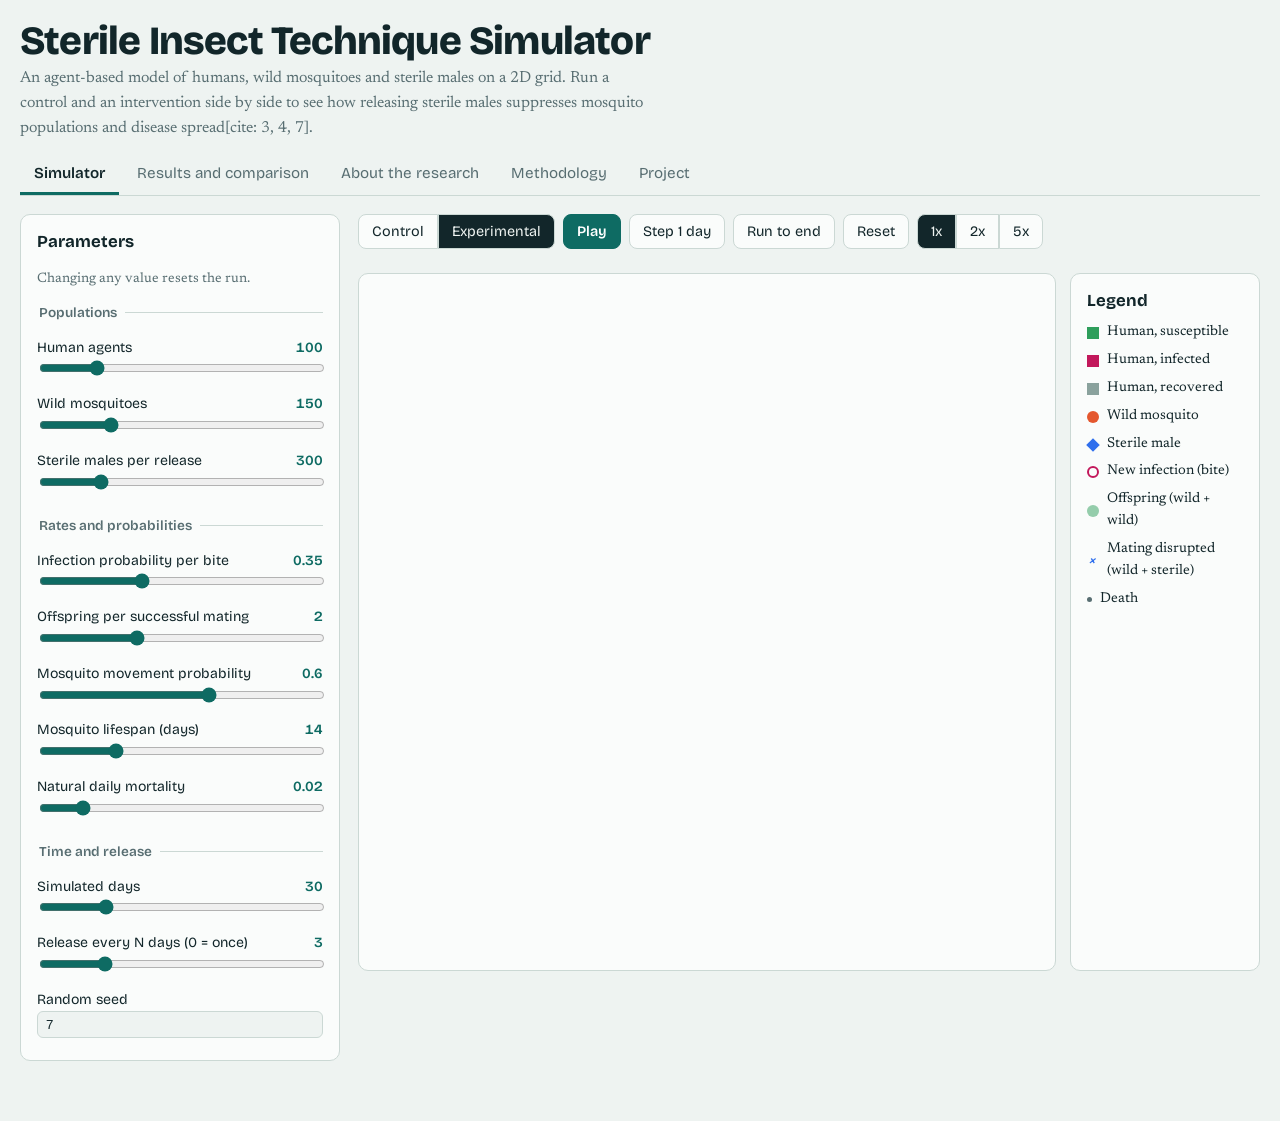
<file: index.html>
<!DOCTYPE html>
<html lang="en">
<head>
  <meta charset="utf-8">
  <meta name="viewport" content="width=device-width, initial-scale=1, viewport-fit=cover">
  <title>SIT Simulator – Sterile Insect Technique Agent-Based Model</title>
  <link rel="stylesheet" href="https://fonts.googleapis.com/css2?family=Bricolage+Grotesque:wght@400;600;800&family=Newsreader:ital,wght@0,400;0,600;1,400&display=swap">
  <link rel="stylesheet" href="style.css">
</head>
<body>

  <header>
    <h1>Sterile Insect Technique Simulator</h1>
    <p class="sub">
      An agent-based model of humans, wild mosquitoes and sterile males on a 2D grid. Run a control and an intervention side by side to see how releasing sterile males suppresses mosquito populations and disease spread[cite: 3, 4, 7].
    </p>
    <nav role="tablist" id="tabs"></nav>
  </header>

  <main>
    <!-- SIMULATOR VIEW -->
    <section id="sim">
      <div class="layout">
        <div class="card" id="ctl">
          <h2>Parameters</h2>
          <p class="note">Changing any value resets the run.</p>
        </div>

        <div>
          <div class="bar ui">
            <span class="seg" role="group" aria-label="Scenario shown on grid">
              <button class="btn" id="vctl" aria-pressed="false">Control</button>
              <button class="btn" id="vexp" aria-pressed="true">Experimental</button>
            </span>
            <button class="btn pri" id="play">Play</button>
            <button class="btn" id="stepb">Step 1 day</button>
            <button class="btn" id="runall">Run to end</button>
            <button class="btn" id="resetb">Reset</button>
            <span class="seg" role="group" aria-label="Speed">
              <button class="btn" data-sp="1" aria-pressed="true">1x</button>
              <button class="btn" data-sp="2" aria-pressed="false">2x</button>
              <button class="btn" data-sp="5" aria-pressed="false">5x</button>
            </span>
          </div>

          <div class="metrics" id="metrics"></div>

          <div class="stage">
            <canvas class="grid" id="cv" width="640" height="640" role="img" aria-label="Simulation grid"></canvas>
            
            <div class="card">
              <h3>Legend</h3>
              <ul class="legend">
                <li><i class="dot" style="background:var(--hs)"></i>Human, susceptible</li>
                <li><i class="dot" style="background:var(--hi)"></i>Human, infected</li>
                <li><i class="dot" style="background:var(--hr)"></i>Human, recovered</li>
                <li><i class="dot" style="background:var(--wild); border-radius:50%"></i>Wild mosquito</li>
                <li><i class="dot" style="background:var(--ster); transform:rotate(45deg) scale(.8)"></i>Sterile male</li>
                <li><i class="dot" style="border:2px solid var(--hi); border-radius:50%"></i>New infection (bite)</li>
                <li><i class="dot" style="background:var(--hs); border-radius:50%; opacity:.5"></i>Offspring (wild + wild)</li>
                <li><i class="dot" style="color:var(--ster); font-weight:800; line-height:12px; text-align:center">×</i>Mating disrupted (wild + sterile)</li>
                <li><i class="dot" style="background:var(--mute); width:5px; height:5px; border-radius:50%"></i>Death</li>
              </ul>
              <p class="note" id="evsum"></p>
            </div>
          </div>
        </div>
      </div>
    </section>

    <!-- RESULTS VIEW -->
    <section id="res" hidden>
      <div class="card sev" id="sev"></div>
      
      <div class="bar ui" style="margin-top: 14px">
        <button class="btn" id="savebtn">Save this run for comparison</button>
        <button class="btn" id="csvbtn">Export CSV</button>
        <button class="btn" id="clrbtn">Clear saved runs</button>
        <span class="note">PNG export is on each chart.</span>
      </div>

      <div class="charts" id="charts"></div>

      <div class="card" style="margin-top: 14px">
        <h3>Saved runs</h3>
        <div class="tw" id="saved">
          <p class="note">No saved runs yet. Finish a run, then save it to compare different release settings.</p>
        </div>
      </div>
    </section>

    <!-- ABOUT VIEW -->
    <section id="about" hidden>
      <div class="prose">
        <h2>About the research</h2>
        <p>Mosquitoes spread dengue, Zika and malaria[cite: 2]. Because vaccines and treatments are limited for some of these diseases, controlling the vector is a main line of defence[cite: 2]. Insecticides work, but resistance builds up and non-target species suffer[cite: 2].</p>
        <p>The <b>Sterile Insect Technique (SIT)</b> takes a different route[cite: 2]. Male mosquitoes are reared in large numbers and sterilised, usually by radiation[cite: 2]. They are released into the wild population, where they compete for mates[cite: 2]. A wild female that mates with a sterile male lays no viable eggs[cite: 2]. Each release therefore cuts the next generation, and repeated releases can drive the population down[cite: 2].</p>
        <p>Males do not bite, so released sterile males add no disease risk[cite: 2]. SIT is also species-specific: it only affects the species that was released[cite: 2, 3].</p>
        <p>Field trials are slow and costly. This simulator lets researchers test release sizes and intervals on a virtual neighbourhood before committing resources[cite: 3, 4, 11]. It is a simplified teaching and research model, not a forecast for any real location[cite: 1, 4].</p>
      </div>
    </section>

    <!-- METHODOLOGY VIEW -->
    <section id="method" hidden>
      <div class="prose">
        <h2>Methodology and flowchart</h2>
        <p>Each simulated day runs through the same seven phases[cite: 7]. Select a phase to read what the model does in it[cite: 6, 7].</p>
      </div>
      <div class="flow" id="flow"></div>
      <div class="card prose" id="phase"></div>
    </section>

    <!-- PROJECT VIEW -->
    <section id="proj" hidden>
      <div class="two">
        <div class="card">
          <h3>Research team</h3>
          <ul id="team"></ul>
        </div>
        <div class="card">
          <h3>Adviser and institution</h3>
          <p id="adv"></p>
        </div>
      </div>
    </section>
  </main>

  <dialog id="dlg">
    <h3 id="dt"></h3>
    <div id="db"></div>
    <p style="text-align: right">
      <button class="btn" id="dcopy">Copy</button> 
      <button class="btn pri" id="dclose">Close</button>
    </p>
  </dialog>

  <script src="script.js" defer></script>
</body>
</html>
</file>
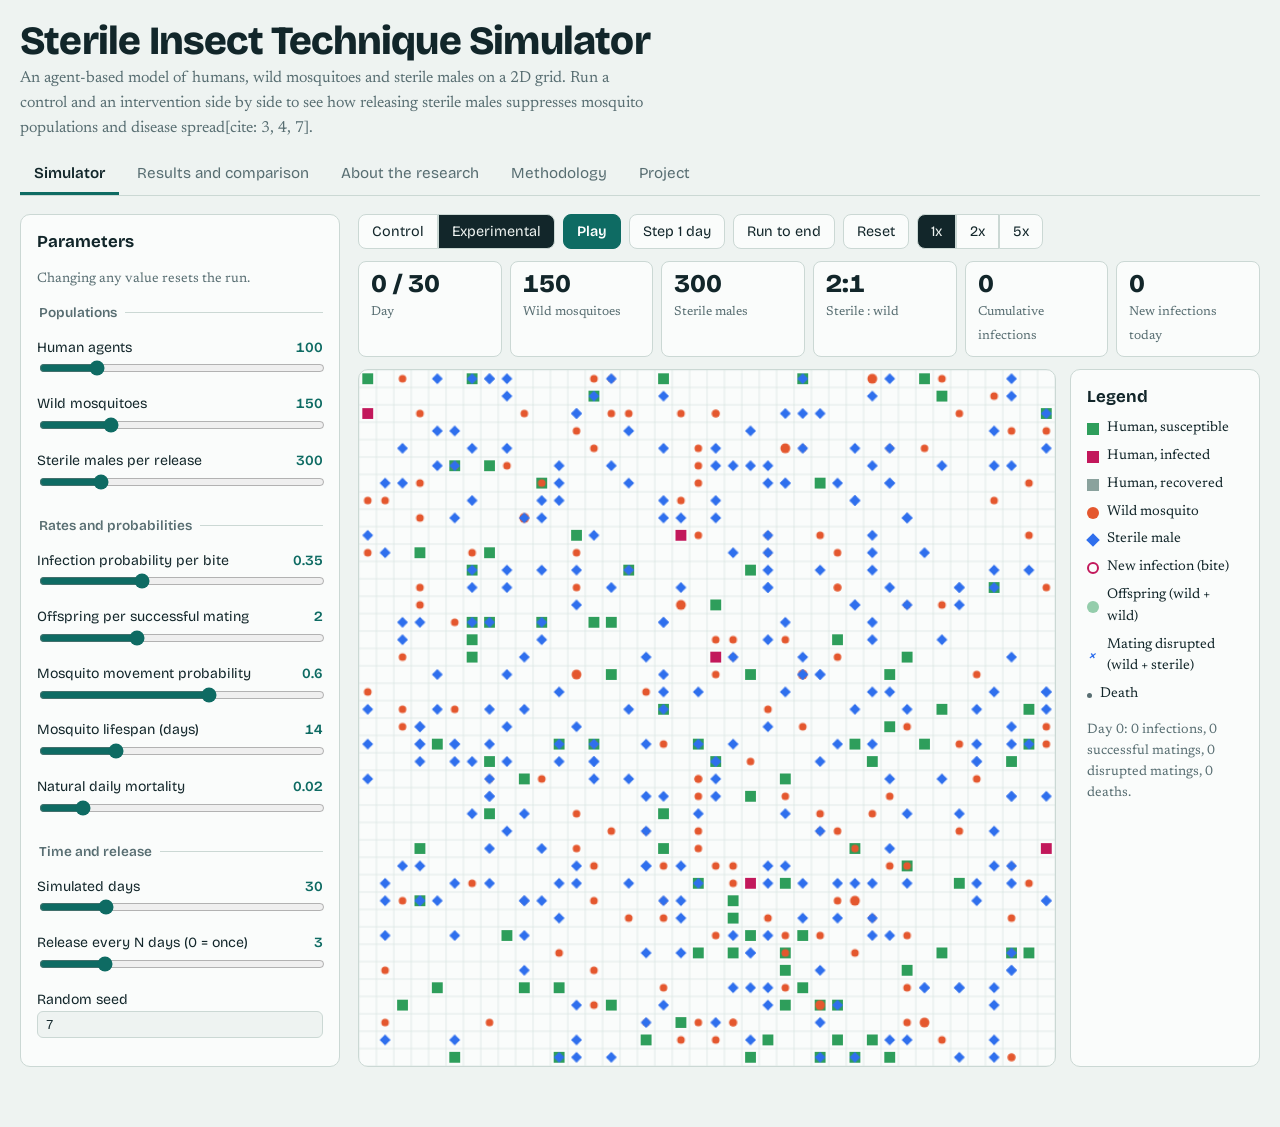
<file: SIT Simulator.html>
<!DOCTYPE html>
<html lang="en">
<head>
  <meta charset="utf-8">
  <meta name="viewport" content="width=device-width, initial-scale=1, viewport-fit=cover">
  <title>SIT Simulator – Sterile Insect Technique Agent-Based Model</title>
  <link rel="stylesheet" href="https://fonts.googleapis.com/css2?family=Bricolage+Grotesque:wght@400;600;800&family=Newsreader:ital,wght@0,400;0,600;1,400&display=swap">
  <link rel="stylesheet" href="style.css">
</head>
<body>

  <header>
    <h1>Sterile Insect Technique Simulator</h1>
    <p class="sub">
      An agent-based model of humans, wild mosquitoes and sterile males on a 2D grid. Run a control and an intervention side by side to see how releasing sterile males suppresses mosquito populations and disease spread[cite: 3, 4, 7].
    </p>
    <nav role="tablist" id="tabs"></nav>
  </header>

  <main>
    <!-- SIMULATOR VIEW -->
    <section id="sim">
      <div class="layout">
        <div class="card" id="ctl">
          <h2>Parameters</h2>
          <p class="note">Changing any value resets the run.</p>
        </div>

        <div>
          <div class="bar ui">
            <span class="seg" role="group" aria-label="Scenario shown on grid">
              <button class="btn" id="vctl" aria-pressed="false">Control</button>
              <button class="btn" id="vexp" aria-pressed="true">Experimental</button>
            </span>
            <button class="btn pri" id="play">Play</button>
            <button class="btn" id="stepb">Step 1 day</button>
            <button class="btn" id="runall">Run to end</button>
            <button class="btn" id="resetb">Reset</button>
            <span class="seg" role="group" aria-label="Speed">
              <button class="btn" data-sp="1" aria-pressed="true">1x</button>
              <button class="btn" data-sp="2" aria-pressed="false">2x</button>
              <button class="btn" data-sp="5" aria-pressed="false">5x</button>
            </span>
          </div>

          <div class="metrics" id="metrics"></div>

          <div class="stage">
            <canvas class="grid" id="cv" width="640" height="640" role="img" aria-label="Simulation grid"></canvas>
            
            <div class="card">
              <h3>Legend</h3>
              <ul class="legend">
                <li><i class="dot" style="background:var(--hs)"></i>Human, susceptible</li>
                <li><i class="dot" style="background:var(--hi)"></i>Human, infected</li>
                <li><i class="dot" style="background:var(--hr)"></i>Human, recovered</li>
                <li><i class="dot" style="background:var(--wild); border-radius:50%"></i>Wild mosquito</li>
                <li><i class="dot" style="background:var(--ster); transform:rotate(45deg) scale(.8)"></i>Sterile male</li>
                <li><i class="dot" style="border:2px solid var(--hi); border-radius:50%"></i>New infection (bite)</li>
                <li><i class="dot" style="background:var(--hs); border-radius:50%; opacity:.5"></i>Offspring (wild + wild)</li>
                <li><i class="dot" style="color:var(--ster); font-weight:800; line-height:12px; text-align:center">×</i>Mating disrupted (wild + sterile)</li>
                <li><i class="dot" style="background:var(--mute); width:5px; height:5px; border-radius:50%"></i>Death</li>
              </ul>
              <p class="note" id="evsum"></p>
            </div>
          </div>
        </div>
      </div>
    </section>

    <!-- RESULTS VIEW -->
    <section id="res" hidden>
      <div class="card sev" id="sev"></div>
      
      <div class="bar ui" style="margin-top: 14px">
        <button class="btn" id="savebtn">Save this run for comparison</button>
        <button class="btn" id="csvbtn">Export CSV</button>
        <button class="btn" id="clrbtn">Clear saved runs</button>
        <span class="note">PNG export is on each chart.</span>
      </div>

      <div class="charts" id="charts"></div>

      <div class="card" style="margin-top: 14px">
        <h3>Saved runs</h3>
        <div class="tw" id="saved">
          <p class="note">No saved runs yet. Finish a run, then save it to compare different release settings.</p>
        </div>
      </div>
    </section>

    <!-- ABOUT VIEW -->
    <section id="about" hidden>
      <div class="prose">
        <h2>About the research</h2>
        <p>Mosquitoes spread dengue, Zika and malaria[cite: 2]. Because vaccines and treatments are limited for some of these diseases, controlling the vector is a main line of defence[cite: 2]. Insecticides work, but resistance builds up and non-target species suffer[cite: 2].</p>
        <p>The <b>Sterile Insect Technique (SIT)</b> takes a different route[cite: 2]. Male mosquitoes are reared in large numbers and sterilised, usually by radiation[cite: 2]. They are released into the wild population, where they compete for mates[cite: 2]. A wild female that mates with a sterile male lays no viable eggs[cite: 2]. Each release therefore cuts the next generation, and repeated releases can drive the population down[cite: 2].</p>
        <p>Males do not bite, so released sterile males add no disease risk[cite: 2]. SIT is also species-specific: it only affects the species that was released[cite: 2, 3].</p>
        <p>Field trials are slow and costly. This simulator lets researchers test release sizes and intervals on a virtual neighbourhood before committing resources[cite: 3, 4, 11]. It is a simplified teaching and research model, not a forecast for any real location[cite: 1, 4].</p>
      </div>
    </section>

    <!-- METHODOLOGY VIEW -->
    <section id="method" hidden>
      <div class="prose">
        <h2>Methodology and flowchart</h2>
        <p>Each simulated day runs through the same seven phases[cite: 7]. Select a phase to read what the model does in it[cite: 6, 7].</p>
      </div>
      <div class="flow" id="flow"></div>
      <div class="card prose" id="phase"></div>
    </section>

    <!-- PROJECT VIEW -->
    <section id="proj" hidden>
      <div class="two">
        <div class="card">
          <h3>Research team</h3>
          <ul id="team"></ul>
        </div>
        <div class="card">
          <h3>Adviser and institution</h3>
          <p id="adv"></p>
        </div>
        <div class="card" style="grid-column: 1 / -1">
          <h3>Timeline</h3>
          <div class="tw">
            <table id="tl"></table>
          </div>
        </div>
      </div>
    </section>
  </main>

  <dialog id="dlg">
    <h3 id="dt"></h3>
    <div id="db"></div>
    <p style="text-align: right">
      <button class="btn" id="dcopy">Copy</button> 
      <button class="btn pri" id="dclose">Close</button>
    </p>
  </dialog>

  <script src="script.js" defer></script>
</body>
</html>
</file>
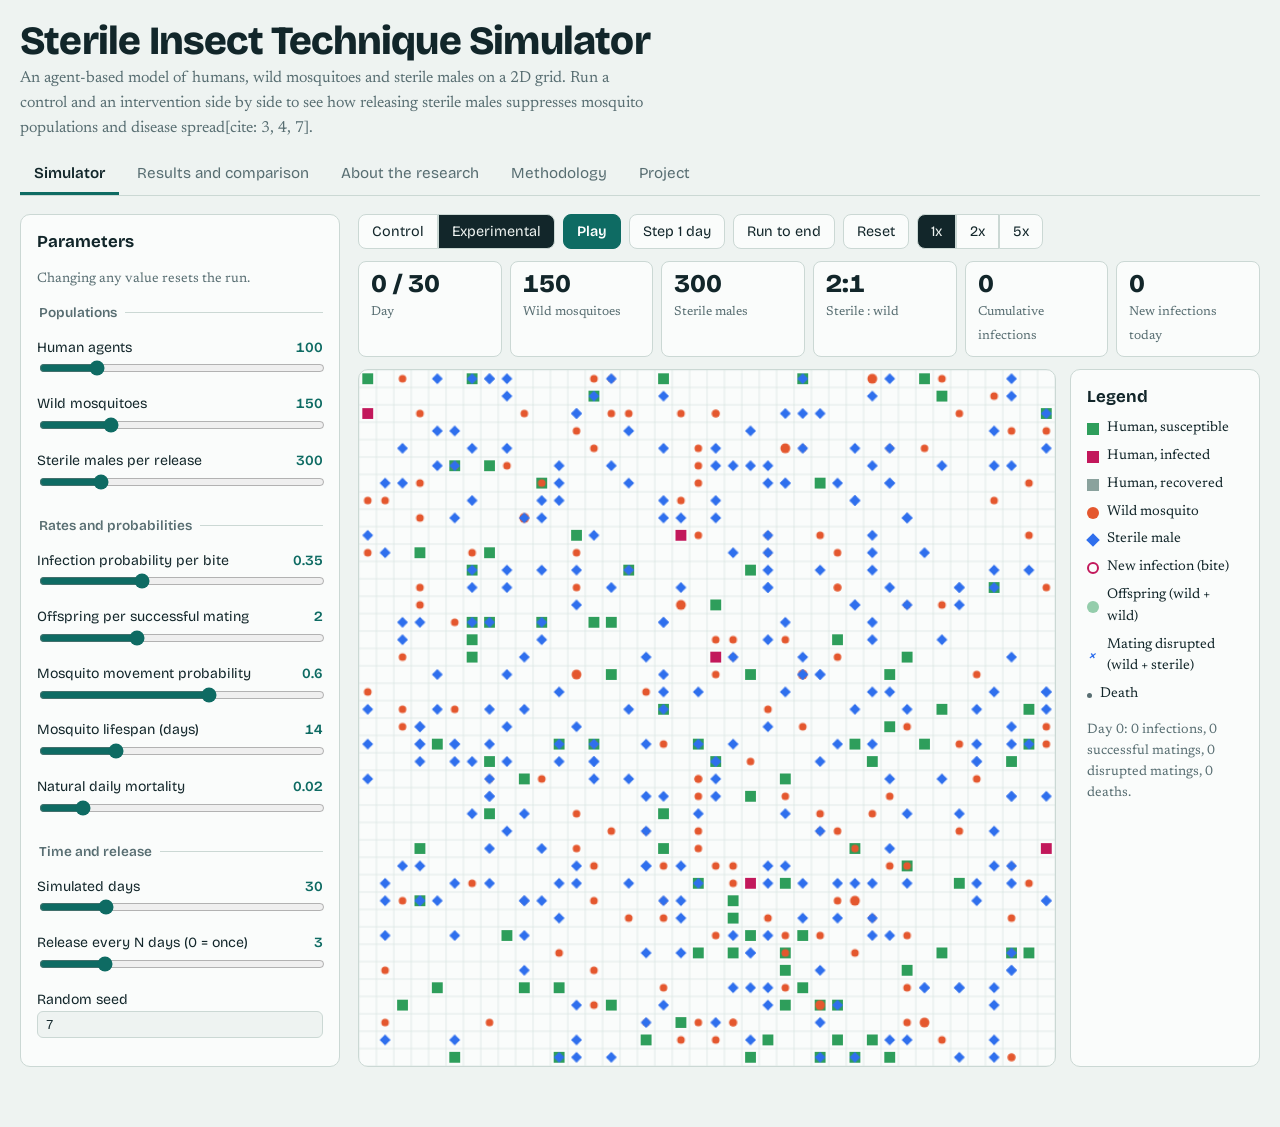
<file: SIT_Simulator.html>
<!DOCTYPE html>
<html lang="en">
<head>
  <meta charset="utf-8">
  <meta name="viewport" content="width=device-width, initial-scale=1, viewport-fit=cover">
  <title>SIT Simulator – Sterile Insect Technique Agent-Based Model</title>
  <link rel="stylesheet" href="https://fonts.googleapis.com/css2?family=Bricolage+Grotesque:wght@400;600;800&family=Newsreader:ital,wght@0,400;0,600;1,400&display=swap">
  <link rel="stylesheet" href="style.css">
</head>
<body>

  <header>
    <h1>Sterile Insect Technique Simulator</h1>
    <p class="sub">
      An agent-based model of humans, wild mosquitoes and sterile males on a 2D grid. Run a control and an intervention side by side to see how releasing sterile males suppresses mosquito populations and disease spread[cite: 3, 4, 7].
    </p>
    <nav role="tablist" id="tabs"></nav>
  </header>

  <main>
    <!-- SIMULATOR VIEW -->
    <section id="sim">
      <div class="layout">
        <div class="card" id="ctl">
          <h2>Parameters</h2>
          <p class="note">Changing any value resets the run.</p>
        </div>

        <div>
          <div class="bar ui">
            <span class="seg" role="group" aria-label="Scenario shown on grid">
              <button class="btn" id="vctl" aria-pressed="false">Control</button>
              <button class="btn" id="vexp" aria-pressed="true">Experimental</button>
            </span>
            <button class="btn pri" id="play">Play</button>
            <button class="btn" id="stepb">Step 1 day</button>
            <button class="btn" id="runall">Run to end</button>
            <button class="btn" id="resetb">Reset</button>
            <span class="seg" role="group" aria-label="Speed">
              <button class="btn" data-sp="1" aria-pressed="true">1x</button>
              <button class="btn" data-sp="2" aria-pressed="false">2x</button>
              <button class="btn" data-sp="5" aria-pressed="false">5x</button>
            </span>
          </div>

          <div class="metrics" id="metrics"></div>

          <div class="stage">
            <canvas class="grid" id="cv" width="640" height="640" role="img" aria-label="Simulation grid"></canvas>
            
            <div class="card">
              <h3>Legend</h3>
              <ul class="legend">
                <li><i class="dot" style="background:var(--hs)"></i>Human, susceptible</li>
                <li><i class="dot" style="background:var(--hi)"></i>Human, infected</li>
                <li><i class="dot" style="background:var(--hr)"></i>Human, recovered</li>
                <li><i class="dot" style="background:var(--wild); border-radius:50%"></i>Wild mosquito</li>
                <li><i class="dot" style="background:var(--ster); transform:rotate(45deg) scale(.8)"></i>Sterile male</li>
                <li><i class="dot" style="border:2px solid var(--hi); border-radius:50%"></i>New infection (bite)</li>
                <li><i class="dot" style="background:var(--hs); border-radius:50%; opacity:.5"></i>Offspring (wild + wild)</li>
                <li><i class="dot" style="color:var(--ster); font-weight:800; line-height:12px; text-align:center">×</i>Mating disrupted (wild + sterile)</li>
                <li><i class="dot" style="background:var(--mute); width:5px; height:5px; border-radius:50%"></i>Death</li>
              </ul>
              <p class="note" id="evsum"></p>
            </div>
          </div>
        </div>
      </div>
    </section>

    <!-- RESULTS VIEW -->
    <section id="res" hidden>
      <div class="card sev" id="sev"></div>
      
      <div class="bar ui" style="margin-top: 14px">
        <button class="btn" id="savebtn">Save this run for comparison</button>
        <button class="btn" id="csvbtn">Export CSV</button>
        <button class="btn" id="clrbtn">Clear saved runs</button>
        <span class="note">PNG export is on each chart.</span>
      </div>

      <div class="charts" id="charts"></div>

      <div class="card" style="margin-top: 14px">
        <h3>Saved runs</h3>
        <div class="tw" id="saved">
          <p class="note">No saved runs yet. Finish a run, then save it to compare different release settings.</p>
        </div>
      </div>
    </section>

    <!-- ABOUT VIEW -->
    <section id="about" hidden>
      <div class="prose">
        <h2>About the research</h2>
        <p>Mosquitoes spread dengue, Zika and malaria[cite: 2]. Because vaccines and treatments are limited for some of these diseases, controlling the vector is a main line of defence[cite: 2]. Insecticides work, but resistance builds up and non-target species suffer[cite: 2].</p>
        <p>The <b>Sterile Insect Technique (SIT)</b> takes a different route[cite: 2]. Male mosquitoes are reared in large numbers and sterilised, usually by radiation[cite: 2]. They are released into the wild population, where they compete for mates[cite: 2]. A wild female that mates with a sterile male lays no viable eggs[cite: 2]. Each release therefore cuts the next generation, and repeated releases can drive the population down[cite: 2].</p>
        <p>Males do not bite, so released sterile males add no disease risk[cite: 2]. SIT is also species-specific: it only affects the species that was released[cite: 2, 3].</p>
        <p>Field trials are slow and costly. This simulator lets researchers test release sizes and intervals on a virtual neighbourhood before committing resources[cite: 3, 4, 11]. It is a simplified teaching and research model, not a forecast for any real location[cite: 1, 4].</p>
      </div>
    </section>

    <!-- METHODOLOGY VIEW -->
    <section id="method" hidden>
      <div class="prose">
        <h2>Methodology and flowchart</h2>
        <p>Each simulated day runs through the same seven phases[cite: 7]. Select a phase to read what the model does in it[cite: 6, 7].</p>
      </div>
      <div class="flow" id="flow"></div>
      <div class="card prose" id="phase"></div>
    </section>

    <!-- PROJECT VIEW -->
    <section id="proj" hidden>
      <div class="two">
        <div class="card">
          <h3>Research team</h3>
          <ul id="team"></ul>
        </div>
        <div class="card">
          <h3>Adviser and institution</h3>
          <p id="adv"></p>
        </div>
        <div class="card" style="grid-column: 1 / -1">
          <h3>Timeline</h3>
          <div class="tw">
            <table id="tl"></table>
          </div>
        </div>
      </div>
    </section>
  </main>

  <dialog id="dlg">
    <h3 id="dt"></h3>
    <div id="db"></div>
    <p style="text-align: right">
      <button class="btn" id="dcopy">Copy</button> 
      <button class="btn pri" id="dclose">Close</button>
    </p>
  </dialog>

  <script src="script.js" defer></script>
</body>
</html>
</file>
<file: style.css>
/* ==========================================================================
       Design System & Variables
       ========================================================================== */
    :root {
      --bg: #EEF3F1;
      --panel: #FAFCFB;
      --ink: #12262A;
      --mute: #586E72;
      --line: #CBD8D4;
      --acc: #0E6B63;
      --accink: #FFFFFF;
      --wild: #E4572E;
      --ster: #2F6FED;
      --hs: #2E9E5B;
      --hi: #C2185B;
      --hr: #8AA29D;

      box-sizing: border-box;
      padding-top: env(safe-area-inset-top, 0px);
      padding-bottom: env(safe-area-inset-bottom, 0px);
    }

    @media (prefers-color-scheme: dark) {
      :root:not([data-theme="light"]) {
        --bg: #0F1A1C;
        --panel: #152427;
        --ink: #E4EFEC;
        --mute: #8FA8A3;
        --line: #28403F;
        --acc: #4FD1C0;
        --accink: #0F1A1C;
        --ster: #6EA0FF;
        --hi: #FF5C93;
      }
    }

    :root[data-theme="dark"] {
      --bg: #0F1A1C;
      --panel: #152427;
      --ink: #E4EFEC;
      --mute: #8FA8A3;
      --line: #28403F;
      --acc: #4FD1C0;
      --accink: #0F1A1C;
      --ster: #6EA0FF;
      --hi: #FF5C93;
    }

    /* ==========================================================================
       Base & Typography
       ========================================================================== */
    * {
      box-sizing: border-box;
    }

    html {
      scroll-padding-top: env(safe-area-inset-top, 0px);
    }

    body {
      margin: 0;
      background: var(--bg);
      color: var(--ink);
      font: 16px/1.55 'Newsreader', Georgia, serif;
    }

    h1, h2, h3, button, label, .ui, th, .tab {
      font-family: 'Bricolage Grotesque', system-ui, sans-serif;
    }

    /* ==========================================================================
       Header & Navigation
       ========================================================================== */
    header {
      padding: 20px 20px 0;
      max-width: 1280px;
      margin: 0 auto;
    }

    h1 {
      font-size: clamp(1.6rem, 4vw, 2.5rem);
      line-height: 1.05;
      margin: 0 0 4px;
      font-weight: 800;
      letter-spacing: -0.02em;
    }

    .sub {
      color: var(--mute);
      margin: 0 0 14px;
      max-width: 70ch;
    }

    nav {
      display: flex;
      gap: 4px;
      overflow-x: auto;
      border-bottom: 1px solid var(--line);
    }

    .tab {
      background: none;
      border: 0;
      border-bottom: 3px solid transparent;
      color: var(--mute);
      padding: 10px 14px;
      font-size: 0.95rem;
      cursor: pointer;
      white-space: nowrap;
    }

    .tab[aria-selected="true"] {
      color: var(--ink);
      border-color: var(--acc);
      font-weight: 600;
    }

    /* ==========================================================================
       Layout & Containers
       ========================================================================== */
    main {
      max-width: 1280px;
      margin: 0 auto;
      padding: 18px 20px 60px;
    }

    section[hidden] {
      display: none;
    }

    .layout {
      display: grid;
      grid-template-columns: 320px 1fr;
      gap: 18px;
    }

    @media (max-width: 900px) {
      .layout {
        grid-template-columns: 1fr;
      }
    }

    .card {
      background: var(--panel);
      border: 1px solid var(--line);
      border-radius: 10px;
      padding: 14px 16px;
    }

    .card h2, .card h3 {
      margin: 0 0 8px;
      font-size: 1.05rem;
    }

    /* ==========================================================================
       Forms & Input Controls
       ========================================================================== */
    fieldset {
      border: 0;
      border-top: 1px solid var(--line);
      margin: 10px 0 0;
      padding: 8px 0 0;
    }

    legend {
      font: 600 0.85rem 'Bricolage Grotesque', sans-serif;
      color: var(--mute);
      padding-right: 8px;
    }

    .f {
      margin: 8px 0;
    }

    .f label {
      display: flex;
      justify-content: space-between;
      font-size: 0.88rem;
      gap: 8px;
    }

    .f output {
      font-variant-numeric: tabular-nums;
      color: var(--acc);
      font-weight: 600;
    }

    .f input[type="range"] {
      width: 100%;
      accent-color: var(--acc);
    }

    .f input[type="number"] {
      width: 100%;
      padding: 5px 8px;
      border: 1px solid var(--line);
      background: var(--bg);
      color: var(--ink);
      border-radius: 6px;
    }

    /* ==========================================================================
       Interactive Buttons & Toolbars
       ========================================================================== */
    button {
      font-size: 0.9rem;
    }

    .btn {
      background: var(--panel);
      color: var(--ink);
      border: 1px solid var(--line);
      border-radius: 8px;
      padding: 8px 13px;
      cursor: pointer;
    }

    .btn:hover {
      border-color: var(--acc);
    }

    .btn.pri {
      background: var(--acc);
      color: var(--accink);
      border-color: var(--acc);
      font-weight: 600;
    }

    .btn[aria-pressed="true"] {
      background: var(--ink);
      color: var(--bg);
    }

    :focus-visible {
      outline: 2px solid var(--acc);
      outline-offset: 2px;
    }

    .bar {
      display: flex;
      flex-wrap: wrap;
      gap: 8px;
      align-items: center;
      margin: 0 0 12px;
    }

    .seg {
      display: inline-flex;
      gap: 0;
    }

    .seg .btn {
      border-radius: 0;
    }

    .seg .btn:first-child {
      border-radius: 8px 0 0 8px;
    }

    .seg .btn:last-child {
      border-radius: 0 8px 8px 0;
    }

    /* ==========================================================================
       Metrics, Grid Stage & Canvas
       ========================================================================== */
    .metrics {
      display: grid;
      grid-template-columns: repeat(auto-fit, minmax(120px, 1fr));
      gap: 8px;
      margin-bottom: 12px;
    }

    .m {
      background: var(--panel);
      border: 1px solid var(--line);
      border-radius: 8px;
      padding: 8px 12px;
    }

    .m b {
      display: block;
      font: 800 1.6rem 'Bricolage Grotesque', sans-serif;
      font-variant-numeric: tabular-nums;
      line-height: 1.1;
    }

    .m span {
      font-size: 0.8rem;
      color: var(--mute);
    }

    .stage {
      display: grid;
      grid-template-columns: minmax(0, 1fr) 190px;
      gap: 14px;
    }

    @media (max-width: 700px) {
      .stage {
        grid-template-columns: 1fr;
      }
    }

    canvas.grid {
      width: 100%;
      aspect-ratio: 1;
      background: var(--panel);
      border: 1px solid var(--line);
      border-radius: 10px;
      display: block;
    }

    .legend {
      list-style: none;
      margin: 0;
      padding: 0;
      font-size: 0.88rem;
    }

    .legend li {
      display: flex;
      align-items: center;
      gap: 8px;
      margin: 6px 0;
    }

    .dot {
      width: 12px;
      height: 12px;
      display: inline-block;
      flex: none;
    }

    /* ==========================================================================
       Charts, Tables, & Modals
       ========================================================================== */
    .charts {
      display: grid;
      grid-template-columns: repeat(auto-fit, minmax(340px, 1fr));
      gap: 14px;
    }

    .charts canvas {
      width: 100%;
      height: auto;
      aspect-ratio: 560 / 270;
      display: block;
    }

    .sev {
      border-left: 8px solid var(--mute);
    }

    .sev h2 {
      font-size: 1.5rem;
    }

    table {
      width: 100%;
      border-collapse: collapse;
      font-size: 0.9rem;
    }

    th, td {
      text-align: left;
      padding: 6px 8px;
      border-bottom: 1px solid var(--line);
    }

    .tw {
      overflow-x: auto;
    }

    .prose {
      max-width: 75ch;
    }

    .prose h2 {
      font-size: 1.4rem;
      margin-top: 1.6em;
    }

    .prose p {
      margin: 0.7em 0;
    }

    .flow {
      display: flex;
      flex-wrap: wrap;
      gap: 6px;
      margin: 12px 0;
    }

    .flow .btn {
      border-radius: 999px;
    }

    .flow .btn[aria-current="step"] {
      background: var(--acc);
      color: var(--accink);
      border-color: var(--acc);
    }

    .two {
      display: grid;
      grid-template-columns: repeat(auto-fit, minmax(280px, 1fr));
      gap: 14px;
    }

    dialog {
      background: var(--panel);
      color: var(--ink);
      border: 1px solid var(--line);
      border-radius: 10px;
      max-width: min(680px, 92vw);
    }

    dialog textarea {
      width: 100%;
      height: 240px;
      font: 12px monospace;
      background: var(--bg);
      color: var(--ink);
    }

    dialog img {
      max-width: 100%;
    }

    .note {
      color: var(--mute);
      font-size: 0.85rem;
    }
</file>
